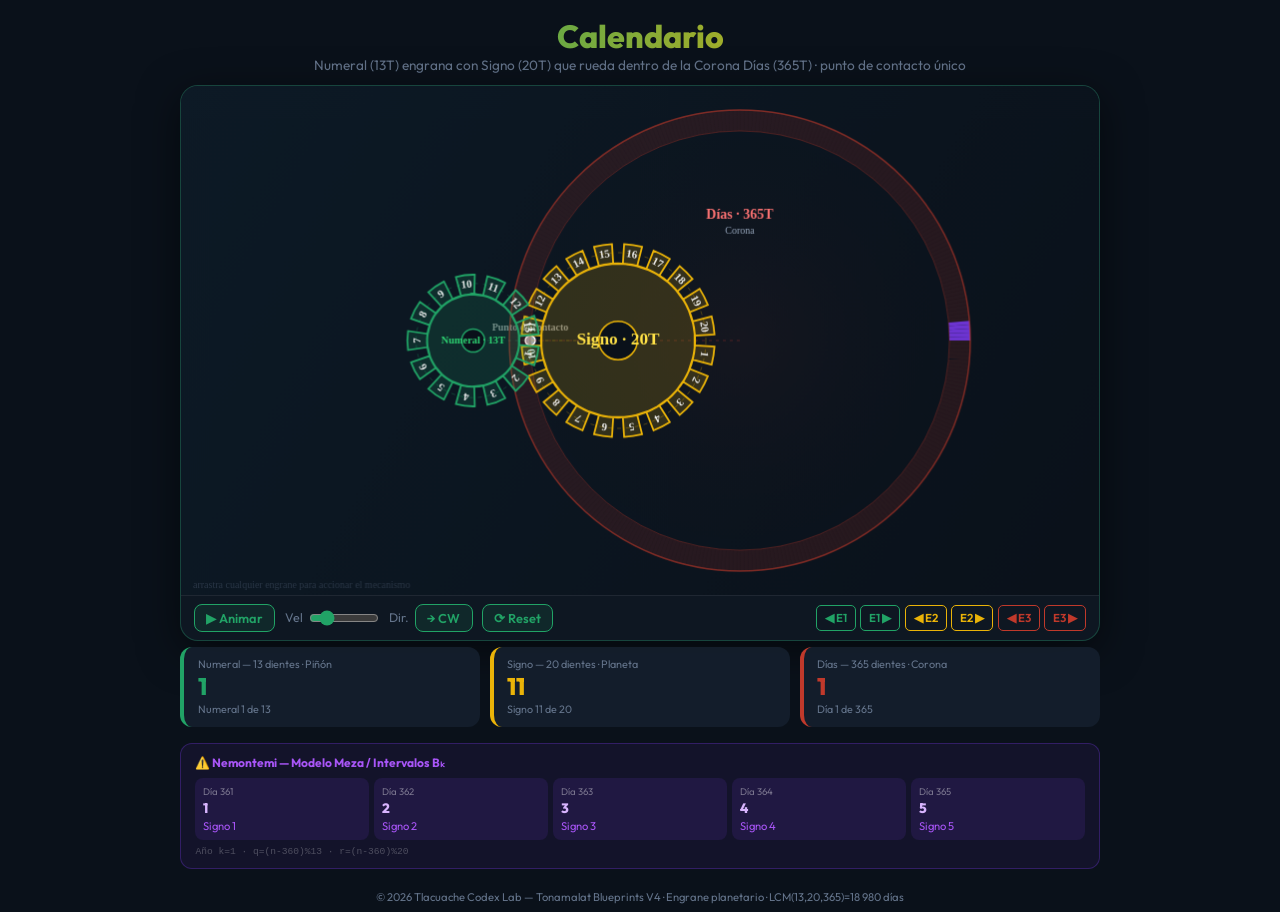
<file: static/interactives/interactive_gears_v4.html>
<!DOCTYPE html>
<html lang="es">
<head>
  <meta charset="UTF-8">
  <meta name="viewport" content="width=device-width, initial-scale=1.0">
  <title>Calendario — Sistema Planetario</title>
  <link href="https://fonts.googleapis.com/css2?family=Outfit:wght@300;400;600;800&display=swap" rel="stylesheet">
  <style>
    :root{--jade:#21a366;--gold:#eab308;--red:#c0392b;--bg:#0a111a;--card:rgba(20,31,45,0.92);--muted:#64748b;}
    *{box-sizing:border-box;margin:0;padding:0;}
    body{font-family:'Outfit',sans-serif;background:var(--bg);color:#e2e8f0;min-height:100vh;display:flex;flex-direction:column;align-items:center;}
    header{text-align:center;padding:1rem 1rem 0.3rem;}
    h1{font-size:2rem;font-weight:800;background:linear-gradient(90deg,var(--jade),var(--gold));-webkit-background-clip:text;-webkit-text-fill-color:transparent;}
    header p{color:var(--muted);font-size:0.85rem;}
    .wrap{width:min(920px,98vw);margin:0.4rem auto;background:var(--card);border:1px solid rgba(33,163,102,0.3);border-radius:18px;overflow:hidden;box-shadow:0 10px 40px rgba(0,0,0,0.5);}
    canvas{display:block;width:100%;cursor:grab;}
    canvas:active{cursor:grabbing;}
    .bar{display:flex;gap:0.6rem;align-items:center;flex-wrap:wrap;padding:0.5rem 0.8rem;border-top:1px solid rgba(255,255,255,0.07);background:rgba(0,0,0,0.22);}
    .btn{background:rgba(33,163,102,0.12);border:1px solid var(--jade);color:var(--jade);border-radius:8px;padding:0.3rem 0.7rem;font-family:inherit;font-weight:600;cursor:pointer;font-size:0.8rem;transition:all .2s;}
    .btn:hover{background:rgba(33,163,102,0.25);}
    .btn.on{background:var(--jade);color:#fff;}
    .cg{display:flex;align-items:center;gap:0.4rem;color:var(--muted);font-size:0.78rem;}
    input[type=range]{accent-color:var(--jade);width:70px;}
    .gbs{display:flex;gap:0.28rem;margin-left:auto;}
    .gb{padding:0.26rem 0.5rem;border-radius:5px;border:1px solid;font-family:inherit;font-size:0.72rem;font-weight:600;cursor:pointer;background:transparent;user-select:none;}
    .g1{border-color:var(--jade);color:var(--jade);}
    .g2{border-color:var(--gold);color:var(--gold);}
    .g3{border-color:var(--red);color:var(--red);}
    .info{display:grid;grid-template-columns:repeat(3,1fr);gap:0.6rem;width:min(920px,98vw);margin:0 auto 1rem;}
    .gc{background:var(--card);border-radius:12px;padding:0.65rem 0.85rem;border-left:4px solid;}
    .gc:nth-child(1){border-color:var(--jade);}
    .gc:nth-child(2){border-color:var(--gold);}
    .gc:nth-child(3){border-color:var(--red);}
    .gn{font-size:0.68rem;color:var(--muted);}
    .gv{font-size:1.5rem;font-weight:800;}
    .gi{font-size:0.67rem;color:var(--muted);margin-top:1px;}
    footer{color:var(--muted);font-size:0.7rem;padding:0.5rem;text-align:center;}
    .nw{width:min(920px,98vw);margin:0 auto 0.8rem;background:rgba(124,58,237,0.08);border:1px solid rgba(124,58,237,0.3);border-radius:12px;padding:0.7rem 0.9rem;}
    .nt{color:#a855f7;font-weight:700;font-size:0.75rem;margin-bottom:0.5rem;}
    .ngrid{display:grid;grid-template-columns:repeat(5,1fr);gap:0.35rem;}
    .nc{background:rgba(124,58,237,0.12);border-radius:8px;padding:0.45rem 0.5rem;display:flex;flex-direction:column;gap:2px;}
    .nd{color:rgba(255,255,255,0.4);font-size:0.6rem;}
    .nn{color:#d8b4fe;font-weight:800;font-size:0.85rem;}
    .ns{color:#a855f7;font-size:0.7rem;}
    .nf{color:rgba(255,255,255,0.25);font-size:0.6rem;margin-top:0.35rem;font-family:monospace;}
  </style>
</head>
<body>
<header>
  <h1>Calendario</h1>
  <p>Numeral (13T) engrana con Signo (20T) que rueda dentro de la Corona Días (365T) · punto de contacto único</p>
</header>
<div class="wrap">
  <canvas id="c" width="920" height="510"></canvas>
  <div class="bar">
    <button class="btn" id="pb">▶ Animar</button>
    <div class="cg">Vel <input type="range" id="sp" min="1" max="40" value="8"></div>
    <div class="cg">Dir. <button class="btn" id="db">→ CW</button></div>
    <button class="btn" id="rb">⟳ Reset</button>
    <div class="gbs">
      <button class="gb g1" data-g="0" data-d="-1">◀ E1</button>
      <button class="gb g1" data-g="0" data-d="1">E1 ▶</button>
      <button class="gb g2" data-g="1" data-d="-1">◀ E2</button>
      <button class="gb g2" data-g="1" data-d="1">E2 ▶</button>
      <button class="gb g3" data-g="2" data-d="-1">◀ E3</button>
      <button class="gb g3" data-g="2" data-d="1">E3 ▶</button>
    </div>
  </div>
</div>
<div class="info">
  <div class="gc"><div class="gn">Numeral — 13 dientes · Piñón</div><div class="gv" style="color:#21a366" id="v0">1</div><div class="gi" id="i0">Numeral 1 de 13</div></div>
  <div class="gc"><div class="gn">Signo — 20 dientes · Planeta</div><div class="gv" style="color:#eab308" id="v1">1</div><div class="gi" id="i1">Signo 1 de 20</div></div>
  <div class="gc"><div class="gn">Días — 365 dientes · Corona</div><div class="gv" style="color:#c0392b" id="v2">1</div><div class="gi" id="i2">Día 1 de 365</div></div>
</div>
<div class="nw">
  <div class="nt">⚠️ Nemontemi — Modelo Meza / Intervalos Bₖ</div>
  <div class="ngrid" id="np"></div>
  <div class="nf" id="nk"></div>
</div>
<footer>© 2026 Tlacuache Codex Lab — Tonamalat Blueprints V4 · Engrane planetario · LCM(13,20,365)=18 980 días</footer>

<script>
const canvas = document.getElementById('c');
const ctx = canvas.getContext('2d');
const W = canvas.width, H = canvas.height;

// ── Gear parameters ───────────────────────────────────────────
// All display radii are chosen so the three gears share exactly
// one common tangent point (the mesh point on E3's inner wall).
//
//  E3 ring gear (inner): center at (CX, CY), inner pitch radius = R3i
//  E2 planet:  center at (CX - (R3i - R2), CY), radius = R2
//  E1 pinion:  center at (CX - (R3i - R2) - R2 - R1, CY), radius = R1
//
//  Tangent (mesh) point: (CX - R3i, CY) — shared by all three.

const N1=13, N2=20, N3=365;
const CX = 560, CY = 255;   // E3 ring centre — right of centre
const R3i = 210;             // inner pitch radius of ring gear E3
const R2  = 88;              // display pitch radius E2 (bigger)
const R1  = R2 * N1/N2;     // display pitch radius E1 ≈ 57px
const NEMO_COLOR = '#7c3aed'; // purple for Nemontemi

// Derived geometry
const E2cx = CX - (R3i - R2);  // planet centre
const E2cy = CY;
const E1cx = E2cx - R2 - R1;   // pinion centre
const E1cy = CY;
const MESH_X = CX - R3i;       // shared mesh point x
const MESH_Y = CY;

const GEARS = [
  {id:0, N:N1, cx:E1cx, cy:E1cy, rp:R1, angle:0, color:'#21a366', lc:'#2ed573', label:'Numeral · 13T', sub:''},
  {id:1, N:N2, cx:E2cx, cy:E2cy, rp:R2, angle:0, color:'#eab308', lc:'#fde047', label:'Signo · 20T', sub:''},
];
const RING = {id:2, N:N3, cx:CX, cy:CY, ri:R3i, ro:R3i*1.10, angle:0, color:'#c0392b', lc:'#f87171', label:'Días · 365T', sub:'Corona'};

// ── Rotation propagation ──────────────────────────────────────
// External E1↔E2: opposite directions, ratio N1:N2
// Internal E2↔E3 ring: same direction, ratio N2:N3
function propagate(src, dθ){
  if(src===0){
    GEARS[0].angle += dθ;
    GEARS[1].angle -= dθ*N1/N2;        // external, opposite
    RING.angle     -= dθ*N1/N3;        // ring = same dir as planet, planet = opposite E1
  } else if(src===1){
    GEARS[1].angle += dθ;
    GEARS[0].angle -= dθ*N2/N1;
    RING.angle     += dθ*N2/N3;        // internal, same dir as planet
  } else {
    RING.angle     += dθ;
    GEARS[1].angle += dθ*N3/N2;        // internal, same dir as ring
    GEARS[0].angle -= dθ*N3/N1;        // external, opposite planet
  }
}

// ── Draw external gear (E1, E2) ───────────────────────────────
function drawExternal(g){
  const{cx,cy,N,angle,color,lc,rp}=g;
  const ro=rp*(N+2)/N, rr=rp*(N-2.5)/N;
  const tw=2*Math.PI/N, ht=tw*0.20, fg=tw*0.30;

  ctx.beginPath();
  for(let i=0;i<N;i++){
    const a=angle+i*tw;
    if(i===0) ctx.moveTo(cx+rr*Math.cos(a+fg), cy+rr*Math.sin(a+fg));
    ctx.arc(cx,cy,rr,a+fg,a+ht,false);
    ctx.lineTo(cx+ro*Math.cos(a+ht),cy+ro*Math.sin(a+ht));
    ctx.arc(cx,cy,ro,a+ht,a+tw-ht,false);
    ctx.lineTo(cx+rr*Math.cos(a+tw-ht),cy+rr*Math.sin(a+tw-ht));
    ctx.arc(cx,cy,rr,a+tw-ht,a+tw-fg+.001,false);
  }
  ctx.closePath();
  ctx.fillStyle=color+'2a'; ctx.fill();
  ctx.strokeStyle=color; ctx.lineWidth=1.8; ctx.stroke();

  // Pitch circle dashed
  ctx.setLineDash([4,5]);
  ctx.beginPath(); ctx.arc(cx,cy,rp,0,2*Math.PI);
  ctx.strokeStyle=color+'55'; ctx.lineWidth=0.9; ctx.stroke();
  ctx.setLineDash([]);

  // Hub
  const hr=Math.max(6,rr*0.25);
  ctx.beginPath(); ctx.arc(cx,cy,hr,0,2*Math.PI);
  ctx.fillStyle='#0a111a'; ctx.fill();
  ctx.strokeStyle=color; ctx.lineWidth=1.5; ctx.stroke();

  // Sector numbers (1-N) at tooth midpoints
  const rMid=(ro+rr)/2;
  const fs=Math.min(11,(ro-rr)*0.62);
  for(let i=0;i<N;i++){
    const aMid=angle+(i+0.5)*tw;
    const tx=cx+rMid*Math.cos(aMid), ty=cy+rMid*Math.sin(aMid);
    ctx.save();
    ctx.translate(tx,ty);
    ctx.rotate(aMid+Math.PI/2);
    ctx.textAlign='center'; ctx.textBaseline='middle';
    ctx.font=`700 ${fs}px Outfit`;
    ctx.fillStyle='rgba(255,255,255,0.9)';
    ctx.fillText(i+1,0,0);
    ctx.restore();
  }

  // Hub label
  ctx.textAlign='center'; ctx.textBaseline='middle';
  ctx.font=`700 ${Math.max(9,hr*0.9)}px Outfit`; ctx.fillStyle=lc;
  ctx.fillText(g.label, cx, cy);
}

// ── Draw ring gear (E3) — 365 radial sectors ─────────────────
function drawRingGear(r){
  const{cx,cy,N,angle,ri,ro,color,lc,label,sub}=r;
  const tw=2*Math.PI/N;

  // Draw each sector as a wedge (ri to ro, angle tw wide)
  // Last 5 sectors are Nemontemi (purple)
  for(let i=0;i<N;i++){
    const a=angle+i*tw;
    const isNemo=(i>=360);
    ctx.beginPath();
    ctx.moveTo(cx+ri*Math.cos(a), cy+ri*Math.sin(a));
    ctx.arc(cx,cy,ro,a,a+tw,false);
    ctx.arc(cx,cy,ri,a+tw,a,true);
    ctx.closePath();
    ctx.fillStyle=isNemo?NEMO_COLOR+'dd':color+'28';
    ctx.fill();
  }

  // Rim strokes
  ctx.beginPath(); ctx.arc(cx,cy,ro,0,2*Math.PI);
  ctx.strokeStyle=color+'99'; ctx.lineWidth=1.5; ctx.stroke();
  ctx.beginPath(); ctx.arc(cx,cy,ri,0,2*Math.PI);
  ctx.strokeStyle=color+'55'; ctx.lineWidth=1; ctx.stroke();

  // Label
  ctx.textAlign='center'; ctx.textBaseline='middle';
  ctx.font=`700 14px Outfit`; ctx.fillStyle=lc;
  ctx.fillText(label, cx, cy - ri*0.6);
  ctx.font='400 10px Outfit'; ctx.fillStyle='#94a3b8';
  ctx.fillText(sub, cx, cy - ri*0.6 + 16);
}

// ── Mesh point indicator ──────────────────────────────────────
function drawMeshPoint(){
  // Pulsing dot at the triple tangent point
  ctx.beginPath();
  ctx.arc(MESH_X, MESH_Y, 5, 0, 2*Math.PI);
  ctx.fillStyle='#ffffff99'; ctx.fill();
  ctx.strokeStyle='#fff'; ctx.lineWidth=1.5; ctx.stroke();

  // Label
  ctx.textAlign='center'; ctx.textBaseline='bottom';
  ctx.font='600 10px Outfit'; ctx.fillStyle='rgba(255,255,255,0.5)';
  ctx.fillText('Punto de contacto', MESH_X, MESH_Y - 8);

  // Lines from each gear centre to mesh point
  [[E1cx,E1cy,'#21a36655'],[E2cx,E2cy,'#eab30855'],[CX,CY,'#c0392b55']].forEach(([gx,gy,c])=>{
    ctx.beginPath(); ctx.moveTo(gx,gy); ctx.lineTo(MESH_X,MESH_Y);
    ctx.strokeStyle=c; ctx.lineWidth=1; ctx.setLineDash([3,4]);
    ctx.stroke(); ctx.setLineDash([]);
  });
}

// ── Main draw ─────────────────────────────────────────────────
function draw(){
  ctx.clearRect(0,0,W,H);
  const bg=ctx.createLinearGradient(0,0,W,H);
  bg.addColorStop(0,'#0d1a26'); bg.addColorStop(1,'#0a111a');
  ctx.fillStyle=bg; ctx.fillRect(0,0,W,H);

  // Subtle radial glow
  const glow=ctx.createRadialGradient(CX,CY,0,CX,CY,RING.ro*1.2);
  glow.addColorStop(0,'rgba(192,57,43,0.06)'); glow.addColorStop(1,'transparent');
  ctx.fillStyle=glow; ctx.fillRect(0,0,W,H);

  drawMeshPoint();
  drawRingGear(RING);
  drawExternal(GEARS[1]); // E2 planet (inside ring)
  drawExternal(GEARS[0]); // E1 pinion (outside ring)

  // Info text
  ctx.textAlign='left'; ctx.font='400 10px Outfit'; ctx.fillStyle='rgba(100,116,139,0.35)';
  ctx.fillText('arrastra cualquier engrane para accionar el mecanismo', 12, H-10);
}

function getK(){
  // Estimate current year k from the ring gear rotation
  const absAngle = Math.abs(RING.angle);
  const dayEst = Math.max(1, Math.round(absAngle / (2*Math.PI / N3)));
  const d = ((dayEst - 1) % 18980 + 18980) % 18980 + 1;
  return Math.max(1, Math.ceil(d / 365));
}
function getNemoData(k){
  return [0,1,2,3,4].map(i=>{
    const n=365*k-4+i;
    const q0=(k+i)%13; const q=q0===0?13:q0;
    const r0=(5*k-4+i)%20; const r=r0===0?20:r0;
    return{n,q,r};
  });
}
function updateNemoPanel(){
  const k=getK();
  const nemo=getNemoData(k);
  document.getElementById('np').innerHTML=nemo.map(({n,q,r})=>
    `<div class="nc"><span class="nd">Día ${n}</span><span class="nn">${q}</span><span class="ns">Signo ${r}</span></div>`
  ).join('');
  document.getElementById('nk').textContent=`Año k=${k} · q=(n-360)%13 · r=(n-360)%20`;
}
function updateUI(){
  const all=[...GEARS, RING];
  const labels=[['Numeral','de 13'],['Signo','de 20'],['Día','de 365']];
  [0,1,2].forEach(i=>{
    const g=all[i];
    const tw=2*Math.PI/g.N;
    const contactAngle=(i<2)
      ? Math.atan2(MESH_Y-g.cy, MESH_X-g.cx)
      : Math.atan2(MESH_Y-g.cy, MESH_X-g.cx)+Math.PI;
    let offset=((contactAngle-g.angle)%(2*Math.PI)+2*Math.PI)%(2*Math.PI);
    const num=Math.floor(offset/tw)%g.N+1;
    document.getElementById('v'+i).textContent=num;
    document.getElementById('i'+i).textContent=`${labels[i][0]} ${num} ${labels[i][1]}`;
  });
  updateNemoPanel();
}

// ── Animation ─────────────────────────────────────────────────
let animating=false, dir=1;
function tick(){
  propagate(0, dir*parseInt(document.getElementById('sp').value)*0.0013);
  draw(); updateUI();
  if(animating) requestAnimationFrame(tick);
}
document.getElementById('pb').addEventListener('click',function(){
  animating=!animating;
  this.textContent=animating?'⏸ Pausar':'▶ Animar';
  this.classList.toggle('on',animating);
  if(animating) tick();
});
document.getElementById('db').addEventListener('click',function(){
  dir*=-1; this.textContent=dir>0?'→ CW':'← CCW';
});
document.getElementById('rb').addEventListener('click',()=>{
  GEARS.forEach(g=>g.angle=0); RING.angle=0; draw(); updateUI();
});

// Step buttons
document.querySelectorAll('.gb').forEach(btn=>{
  let iv=null;
  const s=()=>{propagate(+btn.dataset.g,+btn.dataset.d*0.05);draw();updateUI();};
  btn.addEventListener('mousedown',()=>{s();iv=setInterval(s,35);});
  btn.addEventListener('mouseup',()=>clearInterval(iv));
  btn.addEventListener('mouseleave',()=>clearInterval(iv));
  btn.addEventListener('touchstart',e=>{e.preventDefault();s();iv=setInterval(s,35);},{passive:false});
  btn.addEventListener('touchend',()=>clearInterval(iv));
});

// ── Drag ─────────────────────────────────────────────────────
let drag=null, lastA=0;
function pp(e){
  const r=canvas.getBoundingClientRect();
  const sx=canvas.width/r.width, sy=canvas.height/r.height;
  const s=e.touches?e.touches[0]:e;
  return{x:(s.clientX-r.left)*sx,y:(s.clientY-r.top)*sy};
}
function gAt(mx,my){
  // Check external gears first
  for(const g of GEARS){
    const ro=g.rp*(g.N+2)/g.N;
    if(Math.hypot(mx-g.cx,my-g.cy)<=ro) return {gear:g, isRing:false};
  }
  // Check ring gear zone
  const d=Math.hypot(mx-RING.cx,my-RING.cy);
  if(d>=RING.ri-10 && d<=RING.ro+5) return {gear:RING, isRing:true};
  return null;
}
canvas.addEventListener('mousedown',e=>{
  const{x,y}=pp(e); const h=gAt(x,y);
  if(h){drag=h; lastA=Math.atan2(y-h.gear.cy,x-h.gear.cx);}
});
canvas.addEventListener('mousemove',e=>{
  if(!drag)return;
  const{x,y}=pp(e);
  const a=Math.atan2(y-drag.gear.cy,x-drag.gear.cx);
  let da=a-lastA;
  if(da>Math.PI)da-=2*Math.PI; if(da<-Math.PI)da+=2*Math.PI;
  propagate(drag.gear.id,da);
  lastA=a; draw(); updateUI();
});
['mouseup','mouseleave'].forEach(ev=>canvas.addEventListener(ev,()=>drag=null));
canvas.addEventListener('touchstart',e=>{
  e.preventDefault();const{x,y}=pp(e);const h=gAt(x,y);
  if(h){drag=h;lastA=Math.atan2(y-h.gear.cy,x-h.gear.cx);}
},{passive:false});
canvas.addEventListener('touchmove',e=>{
  e.preventDefault();if(!drag)return;
  const{x,y}=pp(e);
  let a=Math.atan2(y-drag.gear.cy,x-drag.gear.cx);
  let da=a-lastA;
  if(da>Math.PI)da-=2*Math.PI;if(da<-Math.PI)da+=2*Math.PI;
  propagate(drag.gear.id,da);lastA=a;draw();updateUI();
},{passive:false});
canvas.addEventListener('touchend',()=>drag=null);

draw(); updateUI();
</script>
</body>
</html>
</file>
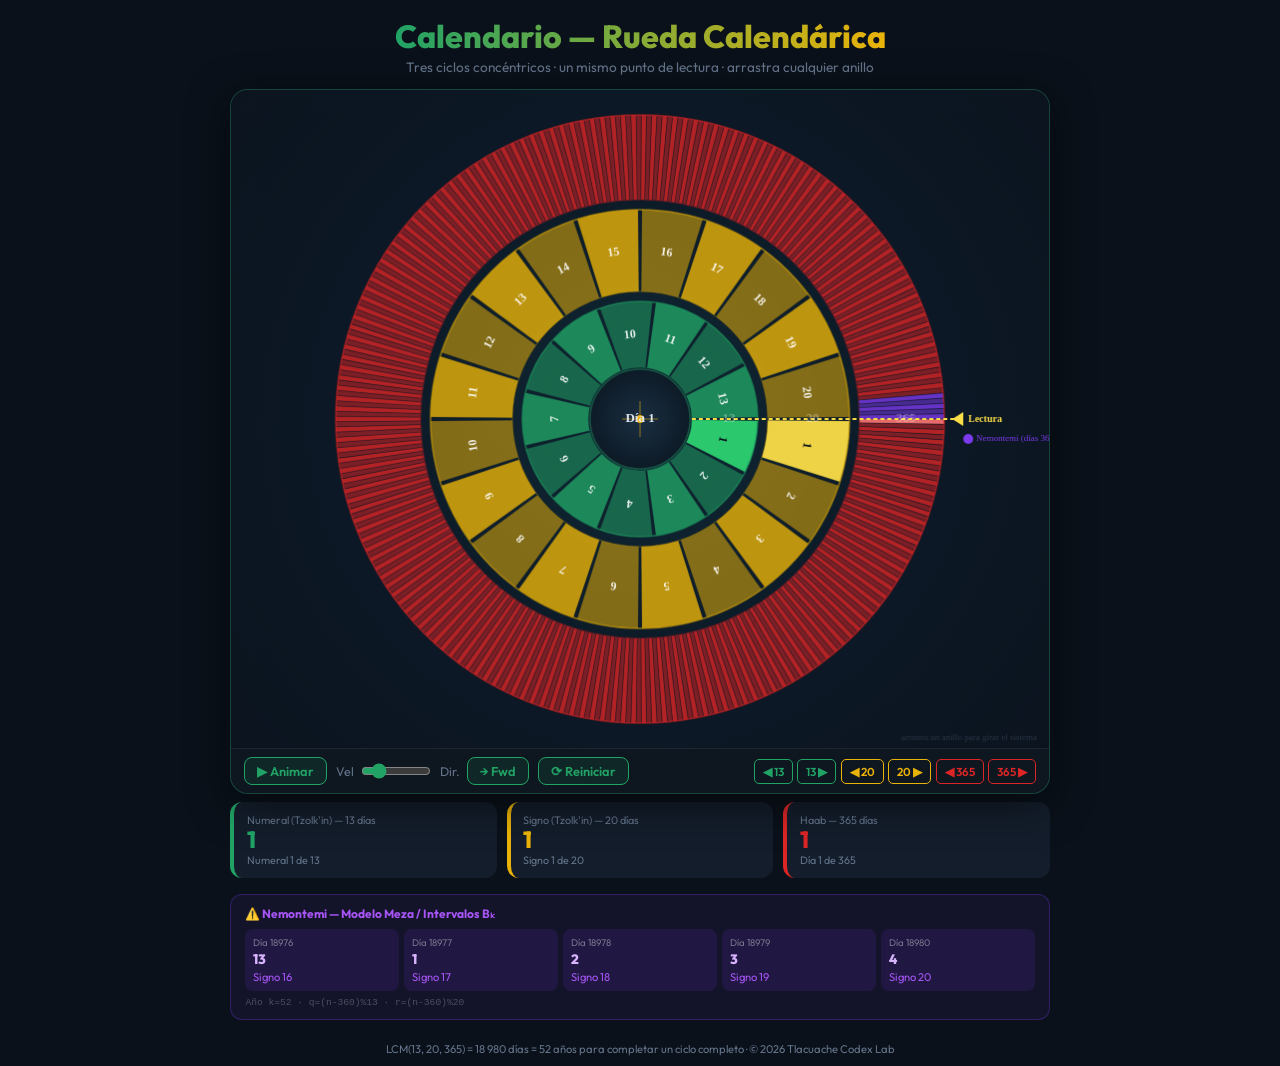
<file: static/interactives/interactive_gears_v5.html>
<!DOCTYPE html>
<html lang="es">
<head>
  <meta charset="UTF-8">
  <meta name="viewport" content="width=device-width, initial-scale=1.0">
  <title>Calendario — Rueda Calendárica V5</title>
  <link href="https://fonts.googleapis.com/css2?family=Outfit:wght@300;400;600;800&display=swap" rel="stylesheet">
  <style>
    :root{--jade:#21a366;--gold:#eab308;--red:#dc2626;--bg:#0a111a;--card:rgba(20,31,45,0.92);--muted:#64748b;}
    *{box-sizing:border-box;margin:0;padding:0;}
    body{font-family:'Outfit',sans-serif;background:var(--bg);color:#e2e8f0;min-height:100vh;display:flex;flex-direction:column;align-items:center;}
    header{text-align:center;padding:1rem 1rem 0.3rem;}
    h1{font-size:2rem;font-weight:800;background:linear-gradient(90deg,var(--jade),var(--gold));-webkit-background-clip:text;-webkit-text-fill-color:transparent;}
    header p{color:var(--muted);font-size:0.85rem;margin-top:2px;}
    .wrap{position:relative;width:min(820px,98vw);margin:0.5rem auto;background:var(--card);border:1px solid rgba(33,163,102,0.3);border-radius:18px;overflow:hidden;box-shadow:0 10px 40px rgba(0,0,0,0.5);}
    canvas{display:block;width:100%;cursor:grab;}
    canvas:active{cursor:grabbing;}
    .bar{display:flex;gap:0.6rem;align-items:center;flex-wrap:wrap;padding:0.5rem 0.8rem;border-top:1px solid rgba(255,255,255,0.07);background:rgba(0,0,0,0.25);}
    .btn{background:rgba(33,163,102,0.12);border:1px solid var(--jade);color:var(--jade);border-radius:8px;padding:0.32rem 0.75rem;font-family:inherit;font-weight:600;cursor:pointer;font-size:0.8rem;transition:background .2s;}
    .btn:hover{background:rgba(33,163,102,0.25);}
    .btn.on{background:var(--jade);color:#fff;}
    .cg{display:flex;align-items:center;gap:0.4rem;color:var(--muted);font-size:0.78rem;}
    input[type=range]{accent-color:var(--jade);width:70px;}
    .gbs{display:flex;gap:0.28rem;margin-left:auto;}
    .gb{padding:0.26rem 0.5rem;border-radius:5px;border:1px solid;font-family:inherit;font-size:0.72rem;font-weight:600;cursor:pointer;background:transparent;user-select:none;transition:background .2s;}
    .g1{border-color:var(--jade);color:var(--jade);}
    .g2{border-color:var(--gold);color:var(--gold);}
    .g3{border-color:var(--red);color:var(--red);}
    .info{display:grid;grid-template-columns:repeat(3,1fr);gap:0.6rem;width:min(820px,98vw);margin:0 auto 1rem;}
    .gc{background:var(--card);border-radius:12px;padding:0.65rem 0.8rem;border-left:4px solid;}
    .gc:nth-child(1){border-color:var(--jade);}
    .gc:nth-child(2){border-color:var(--gold);}
    .gc:nth-child(3){border-color:var(--red);}
    .gn{font-size:0.68rem;color:var(--muted);}
    .gv{font-size:1.45rem;font-weight:800;line-height:1.1;}
    .gi{font-size:0.67rem;color:var(--muted);margin-top:1px;}
    .day-box{text-align:center;grid-column:1/-1;grid-row:1;background:var(--card);border-radius:12px;padding:0.5rem;border:1px solid rgba(33,163,102,0.25);}
    .day-num{font-size:1.2rem;font-weight:700;color:var(--jade);}
    footer{color:var(--muted);font-size:0.7rem;padding:0.6rem;text-align:center;}
    .nw{width:min(820px,98vw);margin:0 auto 0.8rem;background:rgba(124,58,237,0.08);border:1px solid rgba(124,58,237,0.3);border-radius:12px;padding:0.7rem 0.9rem;}
    .nt{color:#a855f7;font-weight:700;font-size:0.75rem;margin-bottom:0.5rem;}
    .ngrid{display:grid;grid-template-columns:repeat(5,1fr);gap:0.35rem;}
    .nc{background:rgba(124,58,237,0.12);border-radius:8px;padding:0.45rem 0.5rem;display:flex;flex-direction:column;gap:2px;}
    .nd{color:rgba(255,255,255,0.4);font-size:0.6rem;}
    .nn{color:#d8b4fe;font-weight:800;font-size:0.85rem;}
    .ns{color:#a855f7;font-size:0.7rem;}
    .nf{color:rgba(255,255,255,0.25);font-size:0.6rem;margin-top:0.35rem;font-family:monospace;}
  </style>
</head>
<body>
<header>
  <h1>Calendario — Rueda Calendárica</h1>
  <p>Tres ciclos concéntricos · un mismo punto de lectura · arrastra cualquier anillo</p>
</header>
<div class="wrap">
  <canvas id="c" width="820" height="660"></canvas>
  <div class="bar">
    <button class="btn" id="pb">▶ Animar</button>
    <div class="cg">Vel <input type="range" id="sp" min="1" max="60" value="12"></div>
    <div class="cg">Dir. <button class="btn" id="db">→ Fwd</button></div>
    <button class="btn" id="rb">⟳ Reiniciar</button>
    <div class="gbs">
      <button class="gb g1" data-r="0" data-d="-1">◀ 13</button>
      <button class="gb g1" data-r="0" data-d="1">13 ▶</button>
      <button class="gb g2" data-r="1" data-d="-1">◀ 20</button>
      <button class="gb g2" data-r="1" data-d="1">20 ▶</button>
      <button class="gb g3" data-r="2" data-d="-1">◀ 365</button>
      <button class="gb g3" data-r="2" data-d="1">365 ▶</button>
    </div>
  </div>
</div>
<div class="info">
  <div class="gc"><div class="gn">Numeral (Tzolk'in) — 13 días</div><div class="gv" id="v0" style="color:#21a366">1</div><div class="gi" id="i0">Numeral 1 de 13</div></div>
  <div class="gc"><div class="gn">Signo (Tzolk'in) — 20 días</div><div class="gv" id="v1" style="color:#eab308">1</div><div class="gi" id="i1">Signo 1 de 20</div></div>
  <div class="gc"><div class="gn">Haab — 365 días</div><div class="gv" id="v2" style="color:#dc2626">1</div><div class="gi" id="i2">Día 1 de 365</div></div>
</div>
<div class="nw">
  <div class="nt">⚠️ Nemontemi — Modelo Meza / Intervalos Bₖ</div>
  <div class="ngrid" id="np"></div>
  <div class="nf" id="nk"></div>
</div>
<footer>LCM(13, 20, 365) = 18 980 días = 52 años para completar un ciclo completo · © 2026 Tlacuache Codex Lab</footer>

<script>
const canvas = document.getElementById('c');
const ctx = canvas.getContext('2d');
const W = canvas.width, H = canvas.height;
const CX = W/2, CY = H/2;
const PTR = 0; // pointer at 3-o'clock (right side = angle 0)

// ── Ring definitions ─────────────────────────────────────────
// All share the same center (CX, CY).
// One reading "pointer" at angle -π/2 (12 o'clock) reads all three.
const RINGS = [
  {id:0, N:13,  ri:52,  ro:118, color:'#21a366', hi:'#2ed573', label:'13',  name:'Trecena'},
  {id:1, N:20,  ri:128, ro:210, color:'#eab308', hi:'#fde047', label:'20',  name:'Veintena'},
  {id:2, N:365, ri:220, ro:305, color:'#dc2626', hi:'#f87171', label:'365', name:'Haab'},
];
const NEMO_COLOR = '#7c3aed'; // purple for Nemontemi (last 5 Haab days)

// Days elapsed (float). Each ring's angle = days * 2π / N
let days = 0;

function ringAngle(ring){ return days * 2*Math.PI / ring.N; }

// ── Draw functions ────────────────────────────────────────────
function drawRing(ring){
  const{N,ri,ro,color,hi}=ring;
  const tw = 2*Math.PI/N;
  const angle0 = ringAngle(ring); // rotates from angle 0 (right)
  const gap = tw * 0.06;
  const rMid = (ri+ro)/2;
  const sectorH = ro - ri;
  const showNumbers = N <= 20;  // label sectors for 13T and 20T only

  for(let i=0;i<N;i++){
    const a1 = angle0 + i*tw + gap/2;
    const a2 = angle0 + (i+1)*tw - gap/2;
    // Active = sector whose midpoint aligns with pointer (angle 0, right side)
    const sectorMid = (a1+a2)/2;
    const normalised = ((sectorMid - angle0) % (2*Math.PI) + 2*Math.PI) % (2*Math.PI);
    const isActive = normalised < tw * 1.01;
    // Nemontemi: last 5 sectors of Haab (days 361-365, index 360-364)
    const isNemo = N === 365 && i >= 360;

    ctx.beginPath();
    ctx.arc(CX,CY,ri,a1,a2);
    ctx.arc(CX,CY,ro,a2,a1,true);
    ctx.closePath();
    let fill;
    if(isNemo)    fill = isActive ? '#a855f7ee' : NEMO_COLOR + (i%2===0?'cc':'88');
    else if(isActive) fill = hi+'ee';
    else          fill = i%2===0 ? color+'cc' : color+'88';
    ctx.fillStyle=fill; ctx.fill();
    ctx.strokeStyle='#0a111a44'; ctx.lineWidth=0.6; ctx.stroke();

    // Sector numbers for 13T and 20T
    if(showNumbers){
      const aMid=(a1+a2)/2;
      const tx=CX+rMid*Math.cos(aMid), ty=CY+rMid*Math.sin(aMid);
      ctx.save();
      ctx.translate(tx,ty);
      ctx.rotate(aMid + Math.PI/2); // radial orientation
      ctx.textAlign='center'; ctx.textBaseline='middle';
      const fs=Math.min(12,sectorH*0.55);
      ctx.font=`700 ${fs}px Outfit`;
      ctx.fillStyle=isActive?'#0a111a':'rgba(255,255,255,0.9)';
      ctx.fillText(i+1,0,0);
      ctx.restore();
    }
  }

  // Rim strokes
  ctx.beginPath(); ctx.arc(CX,CY,ro,0,2*Math.PI);
  ctx.strokeStyle=color+'99'; ctx.lineWidth=1.5; ctx.stroke();
  ctx.beginPath(); ctx.arc(CX,CY,ri,0,2*Math.PI);
  ctx.strokeStyle=color+'55'; ctx.lineWidth=1; ctx.stroke();
}

function drawLabels(){
  // Ring labels on the right side
  RINGS.forEach(r=>{
    const mid = (r.ri+r.ro)/2;
    ctx.textAlign='center'; ctx.textBaseline='middle';
    ctx.font=`600 ${Math.min(13,r.ro-r.ri-4)}px Outfit`;
    ctx.fillStyle='rgba(255,255,255,0.35)';
    ctx.fillText(r.label, CX+mid+4, CY);
  });
}

function drawPointer(){
  // Golden pointer at 3-o'clock (right side, angle=0)
  const outerR = RINGS[2].ro + 18;
  const innerR = RINGS[0].ri - 14;
  // Horizontal reading line (right side)
  ctx.beginPath();
  ctx.moveTo(CX + innerR, CY);
  ctx.lineTo(CX + outerR, CY);
  ctx.strokeStyle='#fde047'; ctx.lineWidth=2;
  ctx.setLineDash([4,3]); ctx.stroke(); ctx.setLineDash([]);
  // Arrow triangle pointing left (into the rings)
  ctx.beginPath();
  ctx.moveTo(CX + outerR + 1, CY - 7);
  ctx.lineTo(CX + outerR + 1, CY + 7);
  ctx.lineTo(CX + outerR - 10, CY);
  ctx.closePath();
  ctx.fillStyle='#fde047'; ctx.fill();
  ctx.font='600 10px Outfit'; ctx.fillStyle='#fde047';
  ctx.textAlign='left'; ctx.textBaseline='middle';
  ctx.fillText('Lectura', CX + outerR + 6, CY);

  // Nemontemi legend
  ctx.beginPath(); ctx.arc(CX + outerR + 6, CY + 20, 5, 0, 2*Math.PI);
  ctx.fillStyle=NEMO_COLOR; ctx.fill();
  ctx.font='500 9px Outfit'; ctx.fillStyle=NEMO_COLOR;
  ctx.textAlign='left'; ctx.textBaseline='middle';
  ctx.fillText('Nemontemi (días 361-365)', CX + outerR + 14, CY + 20);
}

function drawHub(){
  // Central hub
  ctx.beginPath(); ctx.arc(CX,CY,RINGS[0].ri-2,0,2*Math.PI);
  const grad=ctx.createRadialGradient(CX,CY,0,CX,CY,RINGS[0].ri);
  grad.addColorStop(0,'#1a2f42'); grad.addColorStop(1,'#0d1a26');
  ctx.fillStyle=grad; ctx.fill();
  ctx.strokeStyle='rgba(33,163,102,0.4)'; ctx.lineWidth=1.5; ctx.stroke();

  // Center cross
  ctx.strokeStyle='rgba(234,179,8,0.6)'; ctx.lineWidth=1;
  for(const [dx,dy] of [[-18,0],[18,0],[0,-18],[0,18]]){
    ctx.beginPath(); ctx.moveTo(CX,CY); ctx.lineTo(CX+dx,CY+dy); ctx.stroke();
  }
  ctx.beginPath(); ctx.arc(CX,CY,4,0,2*Math.PI);
  ctx.fillStyle='#eab308'; ctx.fill();

  // Day count in hub
  const d = Math.floor(days);
  ctx.textAlign='center'; ctx.textBaseline='middle';
  ctx.font='700 13px Outfit'; ctx.fillStyle='#e2e8f0';
  ctx.fillText(`Día ${(d%18980+18980)%18980+1}`, CX, CY);
}

function drawBackground(){
  ctx.clearRect(0,0,W,H);
  const bg=ctx.createRadialGradient(CX,CY,0,CX,CY,H);
  bg.addColorStop(0,'#0f1f30'); bg.addColorStop(1,'#0a111a');
  ctx.fillStyle=bg; ctx.fillRect(0,0,W,H);
  // Subtle glow
  const glow=ctx.createRadialGradient(CX,CY,RINGS[1].ri,CX,CY,RINGS[2].ro+40);
  glow.addColorStop(0,'rgba(33,163,102,0.04)'); glow.addColorStop(1,'transparent');
  ctx.fillStyle=glow; ctx.fillRect(0,0,W,H);
}

function draw(){
  drawBackground();
  drawRing(RINGS[2]); // E3 outermost — draw first (behind)
  drawRing(RINGS[1]); // E2
  drawRing(RINGS[0]); // E1 innermost — draw last (in front)
  drawPointer();
  drawHub();
  drawLabels();
  // Hint
  ctx.textAlign='right'; ctx.font='400 9px Outfit';
  ctx.fillStyle='rgba(100,116,139,0.35)';
  ctx.fillText('arrastra un anillo para girar el sistema',W-12,H-10);
}

// ── Active sector index for each ring ────────────────────────
function activeSector(ring){
  // Which sector is at the pointer (right side / angle 0)
  const angle0 = ringAngle(ring);
  const tw = 2*Math.PI/ring.N;
  // sector i starts at angle0 + i*tw; pointer is at angle 0
  let delta = ((0 - angle0) % (2*Math.PI) + 2*Math.PI) % (2*Math.PI);
  return Math.floor(delta / tw) % ring.N;
}

const SIGNS=['Imix',"Ik'",'Akbal',"K'an",'Chikchan','Kimi',"Manik'",'Lamat','Muluk','Ok','Chuwen',"Eb'",'Ben','Ix','Men',"Kib'",'Kaban','Etznab','Kawak','Ajaw'];
function getKfromDays(){
  const n=((Math.floor(Math.abs(days))-1)%18980+18980)%18980+1;
  return Math.ceil(n/365)||1;
}
function getNemoData(k){
  return [0,1,2,3,4].map(i=>{
    const q0=(k+i)%13; const q=q0===0?13:q0;
    const r0=(5*k-4+i)%20; const r=r0===0?20:r0;
    return{n:365*k-4+i,q,r,sign:SIGNS[r-1]};
  });
}
function updateNemoPanel(){
  const k=getKfromDays();
  const nemo=getNemoData(k);
  document.getElementById('np').innerHTML=nemo.map(({n,q,r,sign})=>
    `<div class="nc"><span class="nd">Día ${n}</span><span class="nn">${q}</span><span class="ns">Signo ${r}</span></div>`
  ).join('');
  document.getElementById('nk').textContent=`Año k=${k} · q=(n-360)%13 · r=(n-360)%20`;
}

function updateUI(){
  const d = (Math.floor(days) % 18980 + 18980) % 18980;
  const labels = [['Numeral','de 13'],['Signo','de 20'],['Día','de 365']];
  RINGS.forEach((r,i)=>{
    const sec = activeSector(r);
    document.getElementById('v'+i).textContent = sec+1;
    document.getElementById('i'+i).textContent = `${labels[i][0]} ${sec+1} ${labels[i][1]}`;
  });
  updateNemoPanel();
}

// ── Advance by N days ─────────────────────────────────────────
function advance(deltaDays){
  days += deltaDays;
  draw(); updateUI();
}

// ── Animation ─────────────────────────────────────────────────
let animating=false, dir=1;
function tick(){
  advance(dir * parseInt(document.getElementById('sp').value) * 0.04);
  if(animating) requestAnimationFrame(tick);
}
document.getElementById('pb').addEventListener('click',function(){
  animating=!animating;
  this.textContent=animating?'⏸ Pausar':'▶ Animar';
  this.classList.toggle('on',animating);
  if(animating) tick();
});
document.getElementById('db').addEventListener('click',function(){
  dir*=-1; this.textContent=dir>0?'→ Fwd':'← Bck';
});
document.getElementById('rb').addEventListener('click',()=>{
  days=0; draw(); updateUI();
});

// Step buttons (step 1 day per button)
document.querySelectorAll('.gb').forEach(btn=>{
  let iv=null;
  const s=()=>{
    const ring=RINGS[+btn.dataset.r];
    advance(+btn.dataset.d * ring.N / ring.N); // 1 day
  };
  btn.addEventListener('mousedown',()=>{s();iv=setInterval(s,80);});
  btn.addEventListener('mouseup',()=>clearInterval(iv));
  btn.addEventListener('mouseleave',()=>clearInterval(iv));
  btn.addEventListener('touchstart',e=>{e.preventDefault();s();iv=setInterval(s,80);},{passive:false});
  btn.addEventListener('touchend',()=>clearInterval(iv));
});

// ── Drag interaction ──────────────────────────────────────────
let drag=null, lastAngle=0;

function getRingAt(mx,my){
  const d=Math.hypot(mx-CX,my-CY);
  for(let i=RINGS.length-1;i>=0;i--){
    const r=RINGS[i];
    if(d>=r.ri && d<=r.ro) return r;
  }
  return null;
}

function pp(e){
  const r=canvas.getBoundingClientRect();
  const sx=canvas.width/r.width, sy=canvas.height/r.height;
  const s=e.touches?e.touches[0]:e;
  return{x:(s.clientX-r.left)*sx,y:(s.clientY-r.top)*sy};
}

canvas.addEventListener('mousedown',e=>{
  const{x,y}=pp(e);const r=getRingAt(x,y);
  if(r){drag=r; lastAngle=Math.atan2(y-CY,x-CX);}
});
canvas.addEventListener('mousemove',e=>{
  if(!drag)return;
  const{x,y}=pp(e);
  const a=Math.atan2(y-CY,x-CX);
  let da=a-lastAngle;
  if(da>Math.PI)da-=2*Math.PI; if(da<-Math.PI)da+=2*Math.PI;
  // Convert angular drag to days: drag on ring with N teeth → days = da/(2π)*N
  advance(da/(2*Math.PI)*drag.N);
  lastAngle=a;
});
['mouseup','mouseleave'].forEach(ev=>canvas.addEventListener(ev,()=>drag=null));
canvas.addEventListener('touchstart',e=>{
  e.preventDefault();const{x,y}=pp(e);const r=getRingAt(x,y);
  if(r){drag=r;lastAngle=Math.atan2(y-CY,x-CX);}
},{passive:false});
canvas.addEventListener('touchmove',e=>{
  e.preventDefault();if(!drag)return;
  const{x,y}=pp(e);
  let a=Math.atan2(y-CY,x-CX);
  let da=a-lastAngle;
  if(da>Math.PI)da-=2*Math.PI;if(da<-Math.PI)da+=2*Math.PI;
  advance(da/(2*Math.PI)*drag.N);
  lastAngle=a;
},{passive:false});
canvas.addEventListener('touchend',()=>drag=null);

draw(); updateUI();
</script>
</body>
</html>
</file>
